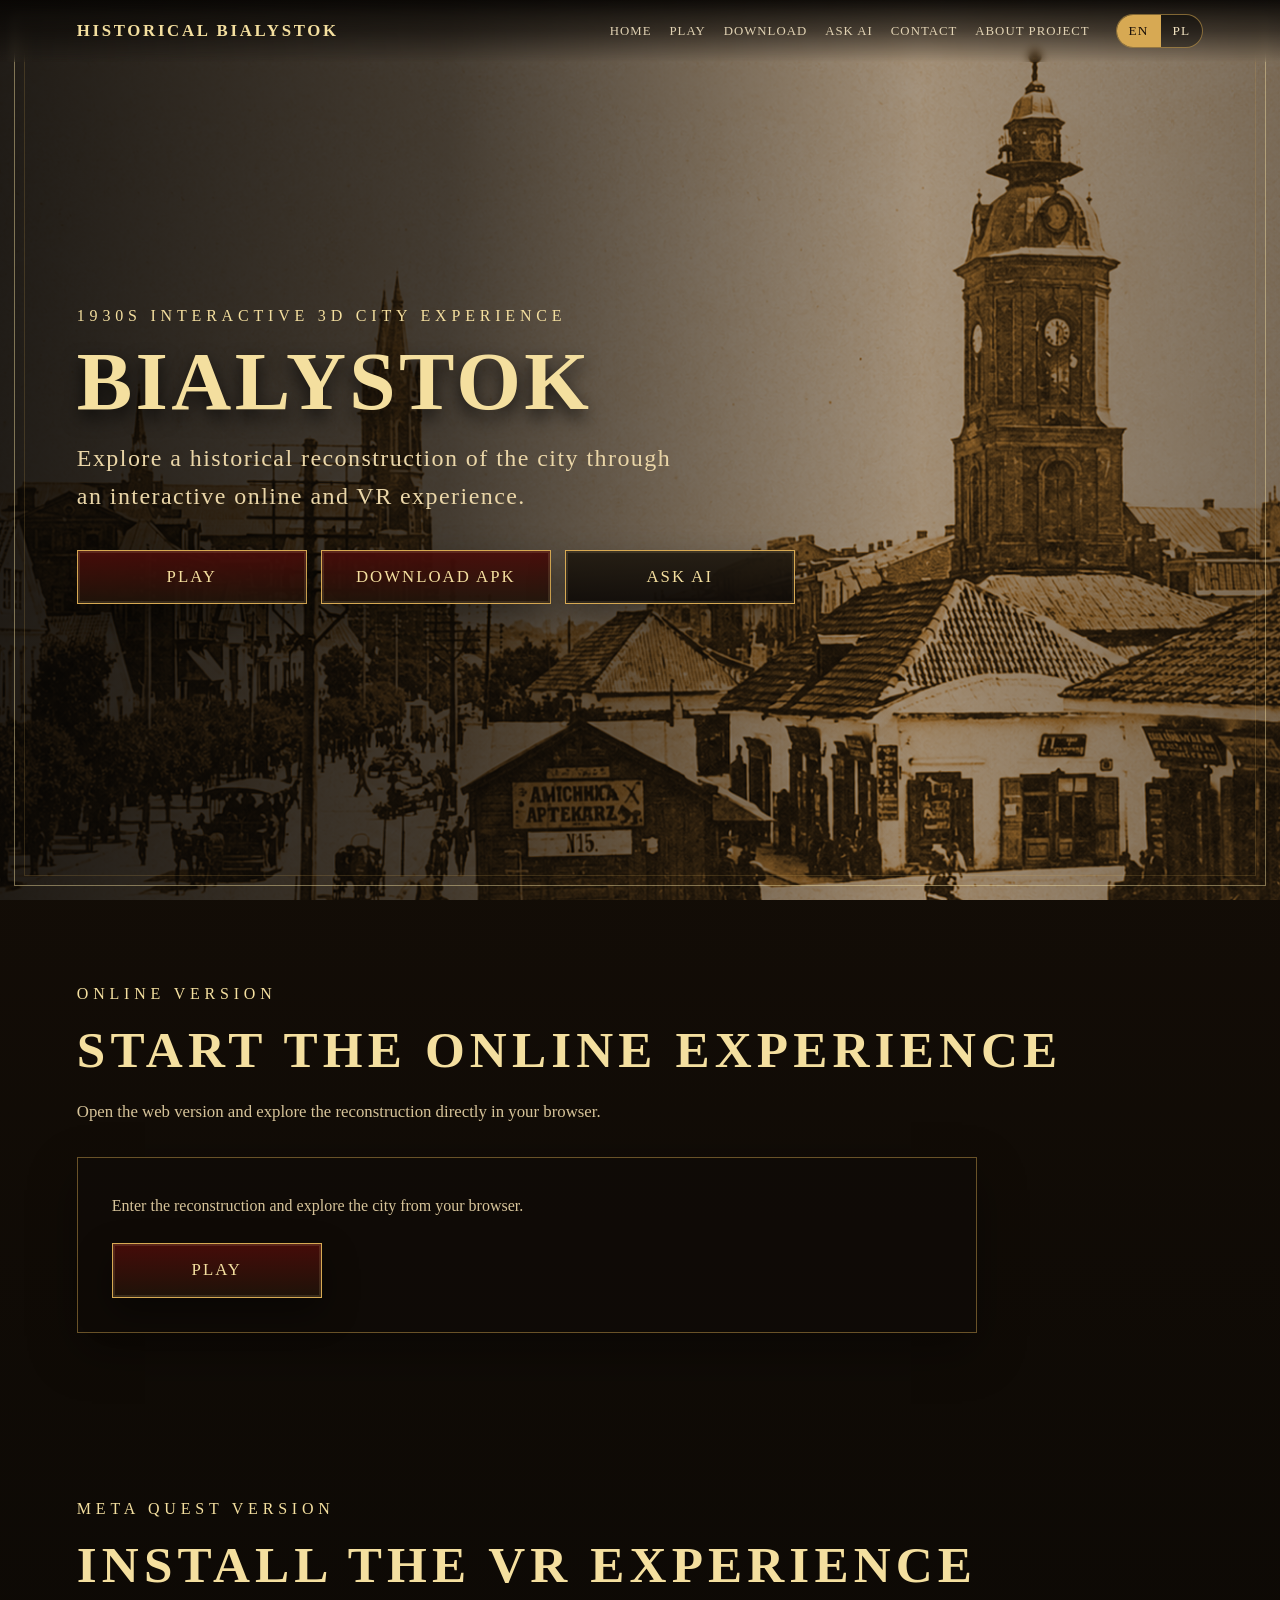
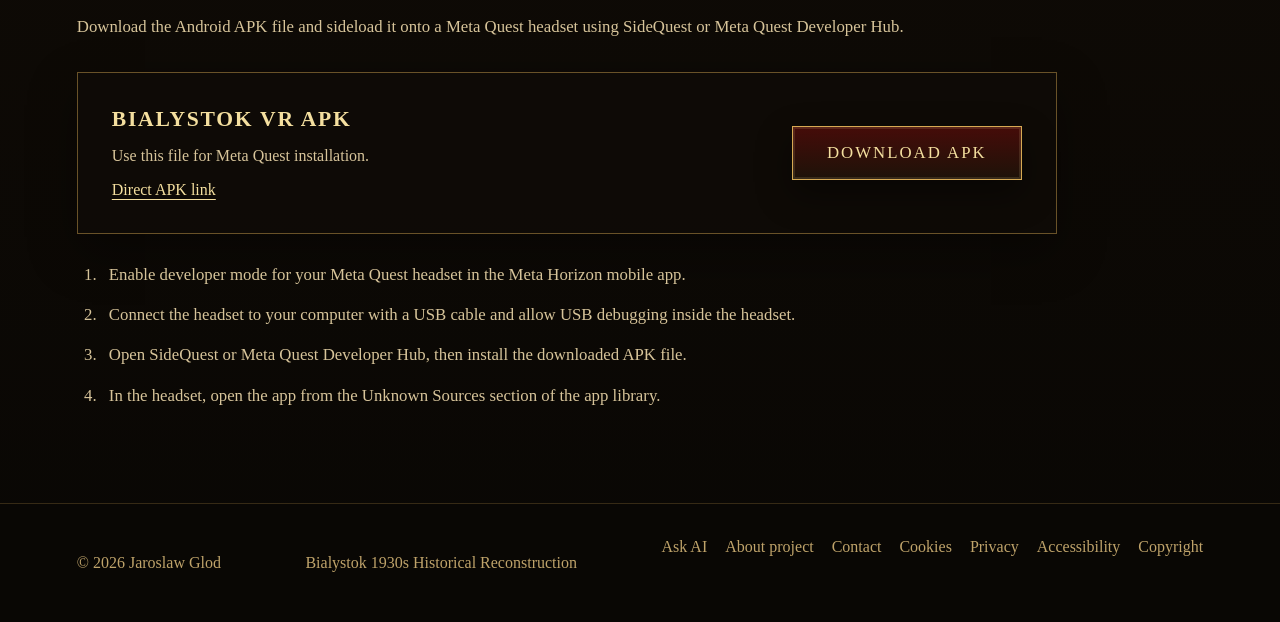
<file: index.html>
<!doctype html>
<html lang="en">
<head>
  <meta charset="UTF-8" />
  <meta name="viewport" content="width=device-width, initial-scale=1.0" />
  <title>Historical Bialystok | Interactive Historical Experience</title>
  <meta name="description" content="Interactive online and VR reconstruction of historical Bialystok." />
  <link rel="icon" href="assets/favicon.ico" />
  <link rel="stylesheet" href="style.css" />
</head>
<body>
  <div class="site-shell">
    
<header class="topbar">
  <a class="brand" href="index.html" data-i18n="brand">Historical Bialystok</a>
  <button class="mobile-menu-button" data-menu-button data-i18n="menu">Menu</button>
  <nav class="nav" data-nav>
    <a href="index.html" data-i18n="navHome">Home</a>
    <a href="play.html" data-i18n="navGame">Play</a>
    <a href="index.html#vr-download" data-i18n="navDownload">Download</a>
    <a href="chatbot/" data-i18n="askAi">Ask AI</a>
    <a href="contact.html" data-i18n="navContact">Contact</a>
    <a href="about-me.html" data-i18n="navAbout">About project</a>
    <div class="lang" aria-label="Language selection">
      <button type="button" data-lang-button="en">EN</button>
      <button type="button" data-lang-button="pl">PL</button>
    </div>
  </nav>
</header>


    <section class="hero">
      <div class="hero-content">
        <p class="eyebrow" data-i18n="heroSmall">1930s interactive 3D city experience</p>
        <h1 data-i18n="heroTitle">Bialystok</h1>
        <p class="subtitle" data-i18n="heroSub">Explore a historical reconstruction of the city through an interactive online and VR experience.</p>

        <div class="hero-buttons">
          <a class="vintage-button" href="play.html" data-i18n="playGame">Play</a>
          <a class="vintage-button" href="downloads/bialystokVR.apk" download data-i18n="vrDownloadButton">Download APK</a>
          <a class="vintage-button secondary" href="chatbot/" data-i18n="askAi">Ask AI</a>
        </div>
      </div>
    </section>

    <section id="game" class="section">
      <p class="eyebrow" data-i18n="gameSmall">Online version</p>
      <h2 class="section-title" data-i18n="gameTitle">Start the online experience</h2>

      <p class="section-text" data-i18n="gameText">
        Open the web version and explore the reconstruction directly in your browser.
      </p>

      <div class="game-launch-panel">
        <p data-i18n="gameLaunchText">
          Enter the reconstruction and explore the city from your browser.
        </p>

        <a class="vintage-button" href="play.html" data-i18n="openGameButton">Play</a>
      </div>
    </section>

    <section id="vr-download" class="section">
      <p class="eyebrow" data-i18n="vrSmall">Meta Quest version</p>
      <h2 class="section-title" data-i18n="vrTitle">Install the VR experience</h2>
      <p class="section-text" data-i18n="vrText">
        Download the Android APK file and sideload it onto a Meta Quest headset using SideQuest or Meta Quest Developer Hub.
      </p>

      <div class="download-panel">
        <div class="download-copy">
          <h3 data-i18n="vrDownloadTitle">Bialystok VR APK</h3>
          <p data-i18n="vrDownloadText">Use this file for Meta Quest installation.</p>
          <a class="text-link" href="downloads/bialystokVR.apk" download data-i18n="vrTextLink">Direct APK link</a>
        </div>

        <a class="vintage-button" href="downloads/bialystokVR.apk" download data-i18n="vrDownloadButton">Download APK</a>
      </div>

      <ol class="install-steps">
        <li data-i18n="vrStep1">Enable developer mode for your Meta Quest headset in the Meta Horizon mobile app.</li>
        <li data-i18n="vrStep2">Connect the headset to your computer with a USB cable and allow USB debugging inside the headset.</li>
        <li data-i18n="vrStep3">Open SideQuest or Meta Quest Developer Hub, then install the downloaded APK file.</li>
        <li data-i18n="vrStep4">In the headset, open the app from the Unknown Sources section of the app library.</li>
      </ol>
    </section>

<footer class="footer">
  <p data-i18n="copyrightNotice">© 2026 Jaroslaw Glod</p>
      <p data-i18n="footerText">Bialystok 1930s Historical Reconstruction</p>
  <div class="footer-links">
    <a href="chatbot/" data-i18n="askAi">Ask AI</a>
    <a href="about-me.html" data-i18n="navAbout">About project</a>
    <a href="contact.html" data-i18n="navContact">Contact</a>
    <a href="cookies.html" data-i18n="navCookies">Cookies</a>
    <a href="privacy.html" data-i18n="navPrivacy">Privacy</a>
    <a href="accessibility.html" data-i18n="navAccess">Accessibility</a>
    <a href="copyright.html" data-i18n="navCopyright">Copyright</a>
  </div>
</footer>

  </div>

  <script src="script.js"></script>
</body>
</html>
</file>
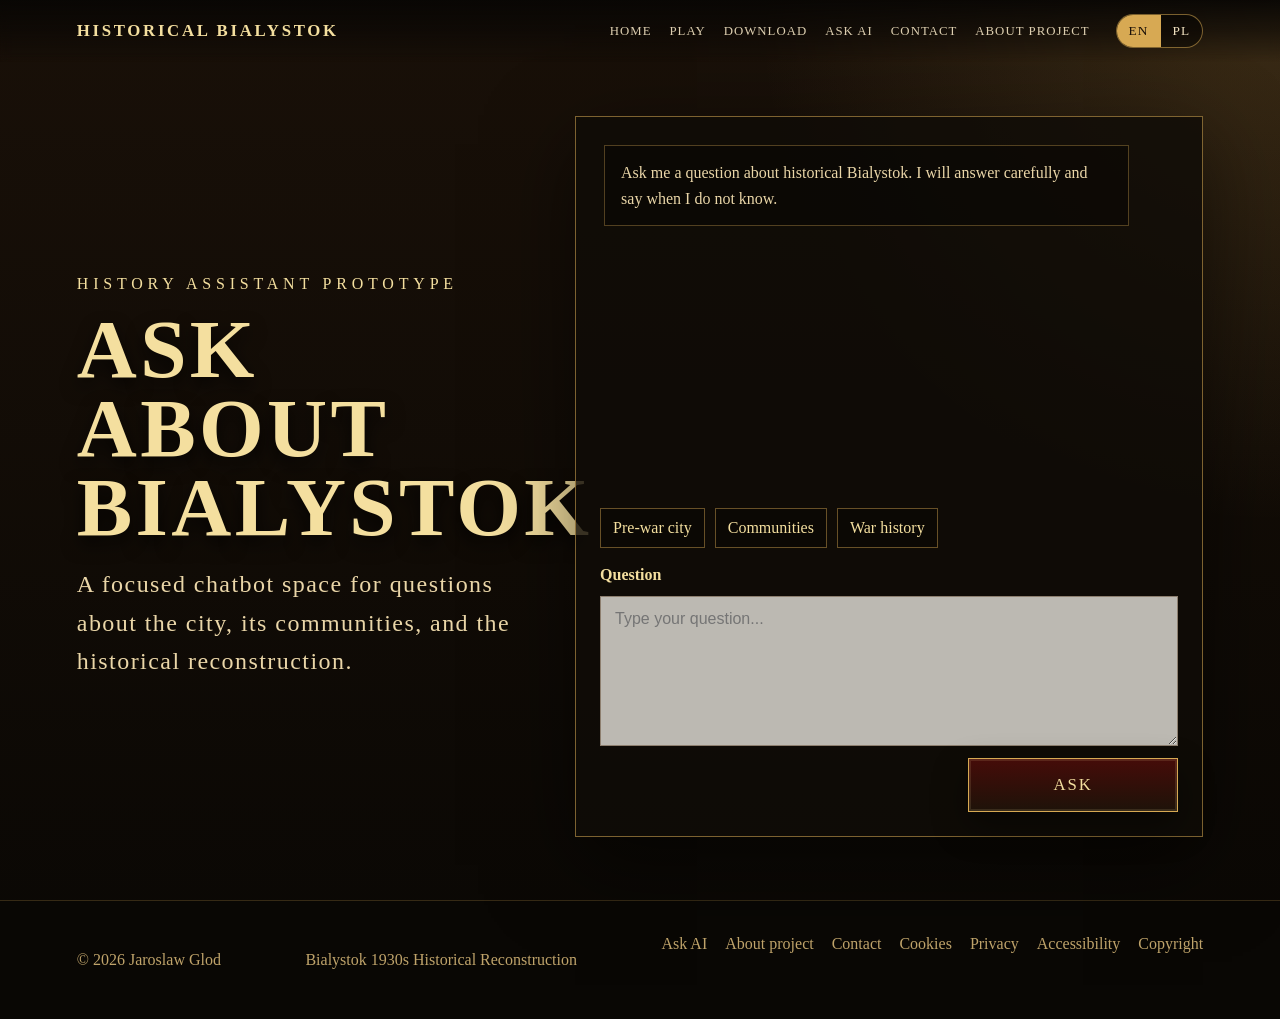
<file: chatbot/index.html>
<!doctype html>
<html lang="en">
<head>
  <meta charset="UTF-8" />
  <meta name="viewport" content="width=device-width, initial-scale=1.0" />
  <title>History Chatbot | Historical Bialystok</title>
  <meta name="description" content="Prototype history chatbot for the Historical Bialystok project." />
  <link rel="icon" href="../assets/favicon.ico" />
  <link rel="stylesheet" href="../style.css" />
  <link rel="stylesheet" href="chatbot.css" />
</head>
<body>
  <div class="site-shell chatbot-shell">
    
<header class="topbar">
      <a class="brand" href="../index.html">Historical Bialystok</a>
  <button class="mobile-menu-button" data-menu-button>Menu</button>
  <nav class="nav" data-nav>
    <a href="../index.html">Home</a>
    <a href="../play.html">Play</a>
    <a href="../index.html#vr-download">Download</a>
    <a href="../chatbot/">Ask AI</a>
    <a href="../contact.html">Contact</a>
    <a href="../about-me.html">About project</a>
    <div class="lang" aria-label="Language selection">
      <button type="button" data-lang-button="en">EN</button>
      <button type="button" data-lang-button="pl">PL</button>
    </div>
  </nav>
</header>

    <main class="chatbot-layout" aria-labelledby="chatbot-title">
      <section class="chatbot-intro">
        <p class="eyebrow">History assistant prototype</p>
        <h1 id="chatbot-title">Ask about Bialystok</h1>
        <p class="subtitle">
          A focused chatbot space for questions about the city, its communities, and the historical reconstruction.
        </p>
      </section>

      <section class="chat-panel" aria-label="History chatbot">
        <div class="chat-messages" id="chat-messages" aria-live="polite">
          <article class="chat-message bot-message">
            <p>
              Ask me a question about historical Bialystok. I will answer carefully and say when I do not know.
            </p>
          </article>
        </div>

        <div class="suggested-questions" aria-label="Suggested questions">
          <button type="button" data-question="What was Bialystok like before the Second World War?">Pre-war city</button>
          <button type="button" data-question="Which communities lived in Bialystok in the 1930s?">Communities</button>
          <button type="button" data-question="What happened to Bialystok during the war?">War history</button>
        </div>

        <form class="chat-form" id="chat-form">
          <label for="chat-question">Question</label>
          <textarea id="chat-question" name="question" rows="4" maxlength="500" required placeholder="Type your question..."></textarea>
          <div class="chat-actions">
            <p id="chat-status" class="chat-status" role="status"></p>
            <button class="vintage-button" type="submit">Ask</button>
          </div>
        </form>
      </section>
    </main>

    
<footer class="footer">
  <p>© 2026 Jaroslaw Glod</p>
        <p>Bialystok 1930s Historical Reconstruction</p>
  <div class="footer-links">
    <a href="../chatbot/">Ask AI</a>
    <a href="../about-me.html">About project</a>
    <a href="../contact.html">Contact</a>
    <a href="../cookies.html">Cookies</a>
    <a href="../privacy.html">Privacy</a>
    <a href="../accessibility.html">Accessibility</a>
    <a href="../copyright.html">Copyright</a>
  </div>
</footer>
  </div>

  <script src="../script.js"></script>
  <script src="chatbot.js?v=20260610-2"></script>
</body>
</html>
</file>
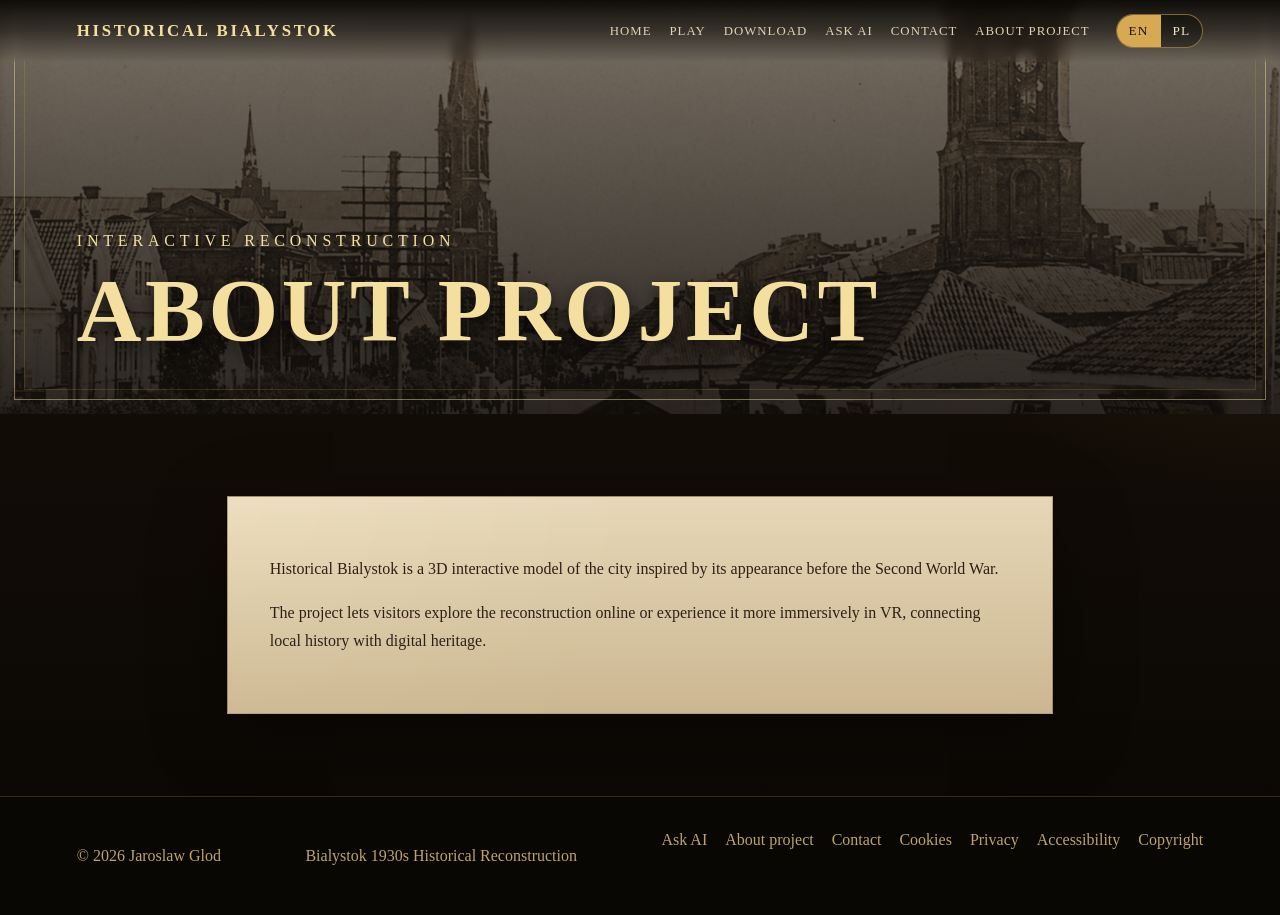
<file: about-me.html>
<!doctype html>
<html lang="en">
<head>
  <meta charset="UTF-8" />
  <meta name="viewport" content="width=device-width, initial-scale=1.0" />
  <title>About project | Historical Bialystok</title>
  <meta name="description" content="Historical Bialystok project page." />
  <link rel="icon" href="assets/favicon.ico" />
  <link rel="stylesheet" href="style.css" />
</head>
<body>
  <div class="site-shell">
    
<header class="topbar">
  <a class="brand" href="index.html" data-i18n="brand">Historical Bialystok</a>
  <button class="mobile-menu-button" data-menu-button data-i18n="menu">Menu</button>
  <nav class="nav" data-nav>
    <a href="index.html" data-i18n="navHome">Home</a>
    <a href="play.html" data-i18n="navGame">Play</a>
    <a href="index.html#vr-download" data-i18n="navDownload">Download</a>
    <a href="chatbot/" data-i18n="askAi">Ask AI</a>
    <a href="contact.html" data-i18n="navContact">Contact</a>
    <a href="about-me.html" data-i18n="navAbout">About project</a>
    <div class="lang" aria-label="Language selection">
      <button type="button" data-lang-button="en">EN</button>
      <button type="button" data-lang-button="pl">PL</button>
    </div>
  </nav>
</header>


    <section class="page-hero">
      <div>
        <p class="eyebrow" data-i18n="aboutSmall">Interactive reconstruction</p>
        <h1 data-i18n="aboutTitle">About project</h1>
      </div>
    </section>

    <main class="section narrow">
      <article class="paper">
        <p data-i18n="aboutP1">Historical Bialystok is a 3D interactive model of the city inspired by its appearance before the Second World War.</p>
        <p data-i18n="aboutP2">The project lets visitors explore the reconstruction online or experience it more immersively in VR, connecting local history with digital heritage.</p>
      </article>
    </main>

    
<footer class="footer">
  <p data-i18n="copyrightNotice">© 2026 Jaroslaw Glod</p>
      <p data-i18n="footerText">Bialystok 1930s Historical Reconstruction</p>
  <div class="footer-links">
    <a href="chatbot/" data-i18n="askAi">Ask AI</a>
    <a href="about-me.html" data-i18n="navAbout">About project</a>
    <a href="contact.html" data-i18n="navContact">Contact</a>
    <a href="cookies.html" data-i18n="navCookies">Cookies</a>
    <a href="privacy.html" data-i18n="navPrivacy">Privacy</a>
    <a href="accessibility.html" data-i18n="navAccess">Accessibility</a>
    <a href="copyright.html" data-i18n="navCopyright">Copyright</a>
  </div>
</footer>

  </div>

  <script src="script.js"></script>
</body>
</html>
</file>
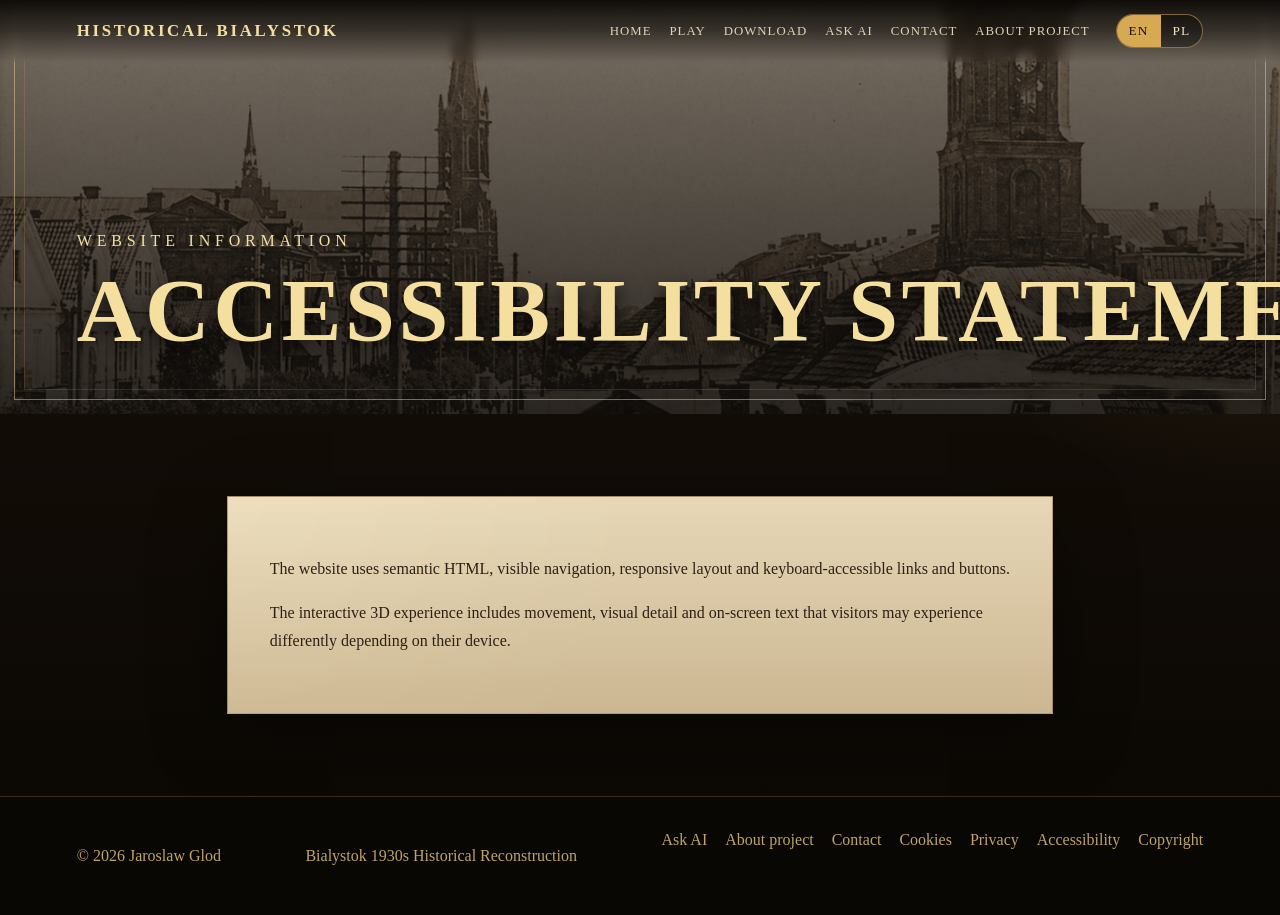
<file: accessibility.html>
<!doctype html>
<html lang="en">
<head>
  <meta charset="UTF-8" />
  <meta name="viewport" content="width=device-width, initial-scale=1.0" />
  <title>Accessibility statement | Historical Bialystok</title>
  <meta name="description" content="Historical Bialystok project page." />
  <link rel="icon" href="assets/favicon.ico" />
  <link rel="stylesheet" href="style.css" />
</head>
<body>
  <div class="site-shell">
    
<header class="topbar">
  <a class="brand" href="index.html" data-i18n="brand">Historical Bialystok</a>
  <button class="mobile-menu-button" data-menu-button data-i18n="menu">Menu</button>
  <nav class="nav" data-nav>
    <a href="index.html" data-i18n="navHome">Home</a>
    <a href="play.html" data-i18n="navGame">Play</a>
    <a href="index.html#vr-download" data-i18n="navDownload">Download</a>
    <a href="chatbot/" data-i18n="askAi">Ask AI</a>
    <a href="contact.html" data-i18n="navContact">Contact</a>
    <a href="about-me.html" data-i18n="navAbout">About project</a>
    <div class="lang" aria-label="Language selection">
      <button type="button" data-lang-button="en">EN</button>
      <button type="button" data-lang-button="pl">PL</button>
    </div>
  </nav>
</header>


    <section class="page-hero">
      <div>
        <p class="eyebrow" data-i18n="accessSmall">Website information</p>
        <h1 data-i18n="accessTitle">Accessibility statement</h1>
      </div>
    </section>

    <main class="section narrow">
      <article class="paper">
        <p data-i18n="accessP1">The website uses semantic HTML, visible navigation, responsive layout and keyboard-accessible links and buttons.</p>
        <p data-i18n="accessP2">The interactive 3D experience includes movement, visual detail and on-screen text that visitors may experience differently depending on their device.</p>
      </article>
    </main>

    
<footer class="footer">
  <p data-i18n="copyrightNotice">© 2026 Jaroslaw Glod</p>
      <p data-i18n="footerText">Bialystok 1930s Historical Reconstruction</p>
  <div class="footer-links">
    <a href="chatbot/" data-i18n="askAi">Ask AI</a>
    <a href="about-me.html" data-i18n="navAbout">About project</a>
    <a href="contact.html" data-i18n="navContact">Contact</a>
    <a href="cookies.html" data-i18n="navCookies">Cookies</a>
    <a href="privacy.html" data-i18n="navPrivacy">Privacy</a>
    <a href="accessibility.html" data-i18n="navAccess">Accessibility</a>
    <a href="copyright.html" data-i18n="navCopyright">Copyright</a>
  </div>
</footer>

  </div>

  <script src="script.js"></script>
</body>
</html>
</file>
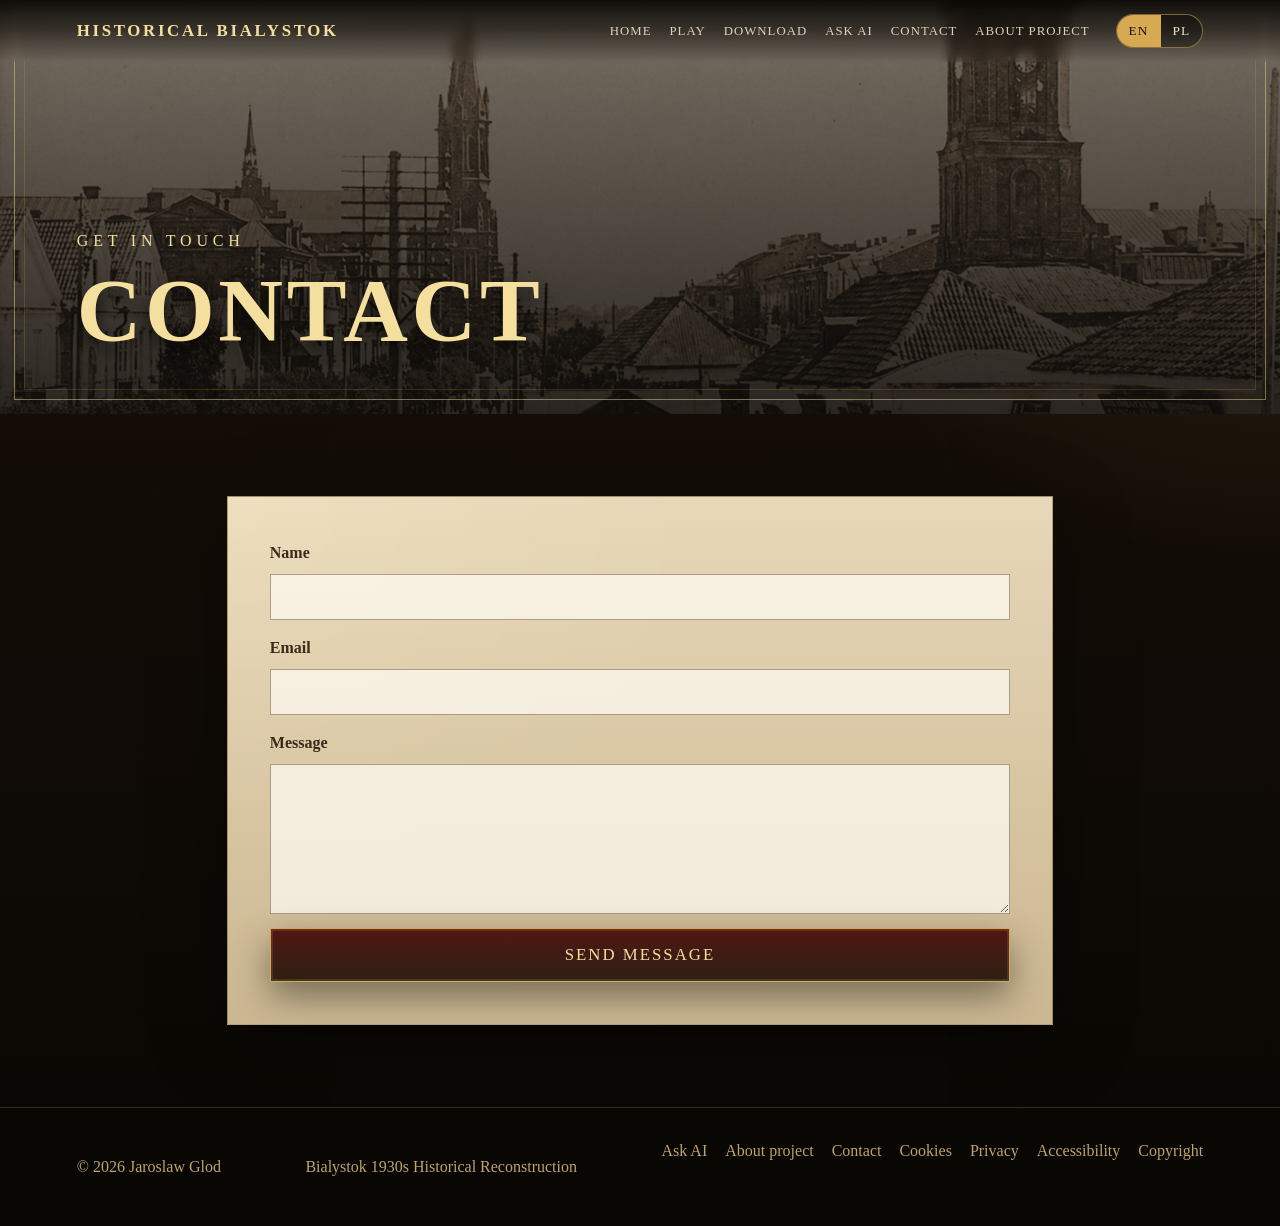
<file: contact.html>
<!doctype html>
<html lang="en">
<head>
  <meta charset="UTF-8" />
  <meta name="viewport" content="width=device-width, initial-scale=1.0" />
  <title>Contact | Historical Bialystok</title>
  <meta name="description" content="Contact page for Historical Bialystok project." />
  <link rel="icon" href="assets/favicon.ico" />
  <link rel="stylesheet" href="style.css" />
</head>
<body>
  <div class="site-shell">
    
<header class="topbar">
  <a class="brand" href="index.html" data-i18n="brand">Historical Bialystok</a>
  <button class="mobile-menu-button" data-menu-button data-i18n="menu">Menu</button>
  <nav class="nav" data-nav>
    <a href="index.html" data-i18n="navHome">Home</a>
    <a href="play.html" data-i18n="navGame">Play</a>
    <a href="index.html#vr-download" data-i18n="navDownload">Download</a>
    <a href="chatbot/" data-i18n="askAi">Ask AI</a>
    <a href="contact.html" data-i18n="navContact">Contact</a>
    <a href="about-me.html" data-i18n="navAbout">About project</a>
    <div class="lang" aria-label="Language selection">
      <button type="button" data-lang-button="en">EN</button>
      <button type="button" data-lang-button="pl">PL</button>
    </div>
  </nav>
</header>


    <section class="page-hero">
      <div>
        <p class="eyebrow" data-i18n="contactSmall">Get in touch</p>
        <h1 data-i18n="contactTitle">Contact</h1>
      </div>
    </section>

    <main id="contact-form" class="section narrow">
      <article class="paper">
        <p class="form-status" data-contact-status hidden></p>

        <form class="form-grid" action="send-contact.php" method="post">
          <label>
            <span data-i18n="name">Name</span>
            <input type="text" name="name" autocomplete="name" required />
          </label>

          <label>
            <span data-i18n="email">Email</span>
            <input type="email" name="email" autocomplete="email" required />
          </label>

          <label>
            <span data-i18n="message">Message</span>
            <textarea name="message" required></textarea>
          </label>

          <button class="vintage-button" type="submit" data-i18n="sendDemo">Send message</button>
        </form>
      </article>
    </main>

    
<footer class="footer">
  <p data-i18n="copyrightNotice">© 2026 Jaroslaw Glod</p>
      <p data-i18n="footerText">Bialystok 1930s Historical Reconstruction</p>
  <div class="footer-links">
    <a href="chatbot/" data-i18n="askAi">Ask AI</a>
    <a href="about-me.html" data-i18n="navAbout">About project</a>
    <a href="contact.html" data-i18n="navContact">Contact</a>
    <a href="cookies.html" data-i18n="navCookies">Cookies</a>
    <a href="privacy.html" data-i18n="navPrivacy">Privacy</a>
    <a href="accessibility.html" data-i18n="navAccess">Accessibility</a>
    <a href="copyright.html" data-i18n="navCopyright">Copyright</a>
  </div>
</footer>

  </div>

  <script src="script.js"></script>
  <script>
    (function () {
      var status = document.querySelector("[data-contact-status]");
      if (!status) return;

      var contact = new URLSearchParams(window.location.search).get("contact");
      var messages = {
        sent: "Thank you. Your message has been sent.",
        error: "Sorry, the message could not be sent. Please check the form and try again.",
        validation: "Please complete all fields with a valid email address.",
        config: "The contact form SMTP login is not configured yet. Add the IONOS mailbox settings in contact-config.php.",
        mailerror: "The server could not send the email. Please check the IONOS mailbox settings.",
        smtpconnect: "The server could not connect to smtp.ionos.com. Check whether SMTP connections are allowed on this hosting package.",
        smtptls: "The server connected to IONOS but could not start TLS encryption.",
        smtpauth: "IONOS rejected the SMTP login. Check the mailbox address and password.",
        smtprejected: "IONOS rejected the email. Check that the sender mailbox exists and matches the SMTP login."
      };

      if (messages[contact]) {
        status.hidden = false;
        status.dataset.status = contact;
        status.textContent = messages[contact];
      }
    }());
  </script>
</body>
</html>
</file>
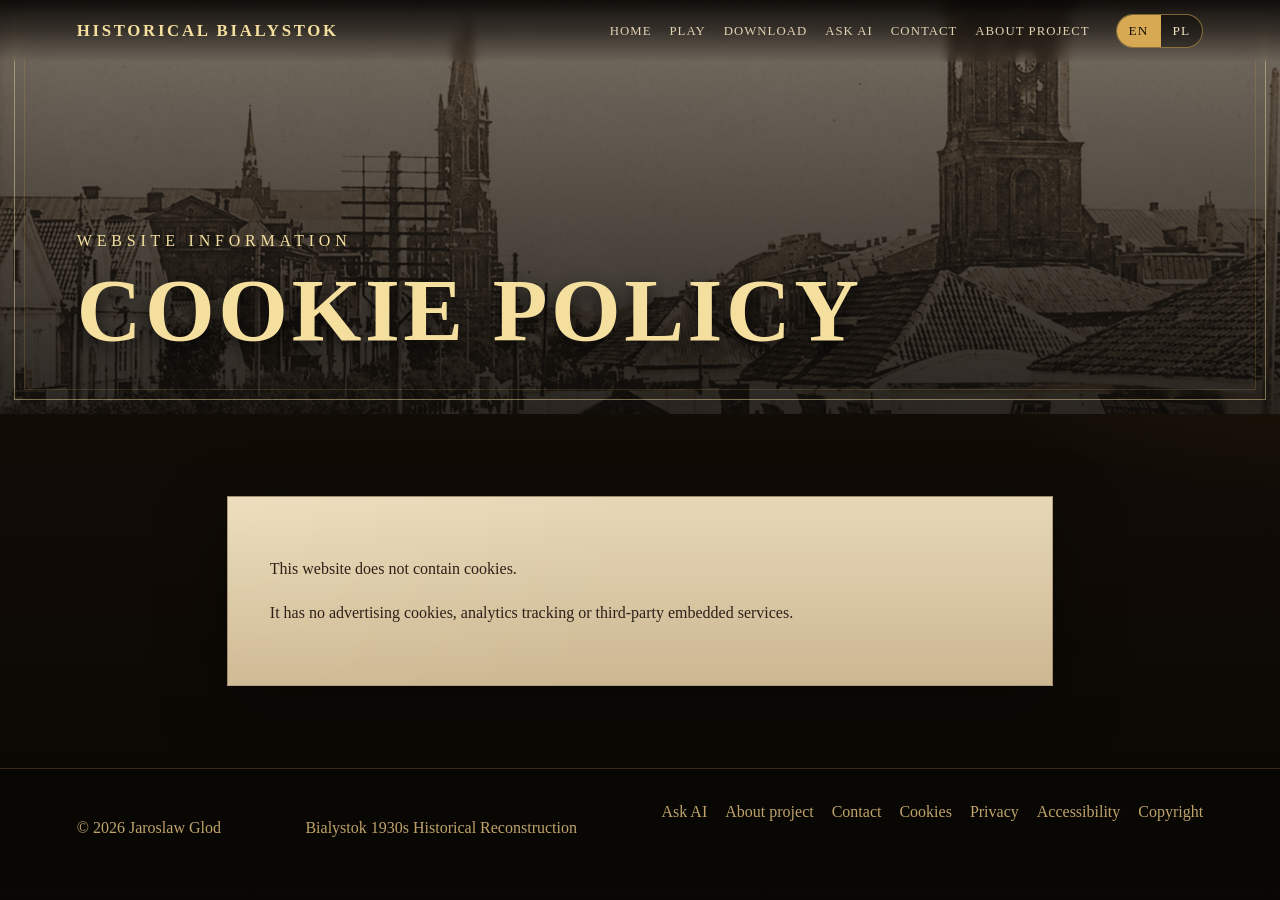
<file: cookies.html>
<!doctype html>
<html lang="en">
<head>
  <meta charset="UTF-8" />
  <meta name="viewport" content="width=device-width, initial-scale=1.0" />
  <title>Cookie policy | Historical Bialystok</title>
  <meta name="description" content="Historical Bialystok project page." />
  <link rel="icon" href="assets/favicon.ico" />
  <link rel="stylesheet" href="style.css" />
</head>
<body>
  <div class="site-shell">
    
<header class="topbar">
  <a class="brand" href="index.html" data-i18n="brand">Historical Bialystok</a>
  <button class="mobile-menu-button" data-menu-button data-i18n="menu">Menu</button>
  <nav class="nav" data-nav>
    <a href="index.html" data-i18n="navHome">Home</a>
    <a href="play.html" data-i18n="navGame">Play</a>
    <a href="index.html#vr-download" data-i18n="navDownload">Download</a>
    <a href="chatbot/" data-i18n="askAi">Ask AI</a>
    <a href="contact.html" data-i18n="navContact">Contact</a>
    <a href="about-me.html" data-i18n="navAbout">About project</a>
    <div class="lang" aria-label="Language selection">
      <button type="button" data-lang-button="en">EN</button>
      <button type="button" data-lang-button="pl">PL</button>
    </div>
  </nav>
</header>


    <section class="page-hero">
      <div>
        <p class="eyebrow" data-i18n="cookiesSmall">Website information</p>
        <h1 data-i18n="cookiesTitle">Cookie policy</h1>
      </div>
    </section>

    <main class="section narrow">
      <article class="paper">
        <p data-i18n="cookiesP1">This website does not contain cookies.</p>
        <p data-i18n="cookiesP2">It has no advertising cookies, analytics tracking or third-party embedded services.</p>
      </article>
    </main>

<footer class="footer">
  <p data-i18n="copyrightNotice">© 2026 Jaroslaw Glod</p>
      <p data-i18n="footerText">Bialystok 1930s Historical Reconstruction</p>
  <div class="footer-links">
    <a href="chatbot/" data-i18n="askAi">Ask AI</a>
    <a href="about-me.html" data-i18n="navAbout">About project</a>
    <a href="contact.html" data-i18n="navContact">Contact</a>
    <a href="cookies.html" data-i18n="navCookies">Cookies</a>
    <a href="privacy.html" data-i18n="navPrivacy">Privacy</a>
    <a href="accessibility.html" data-i18n="navAccess">Accessibility</a>
    <a href="copyright.html" data-i18n="navCopyright">Copyright</a>
  </div>
</footer>

  </div>

  <script src="script.js"></script>
</body>
</html>
</file>
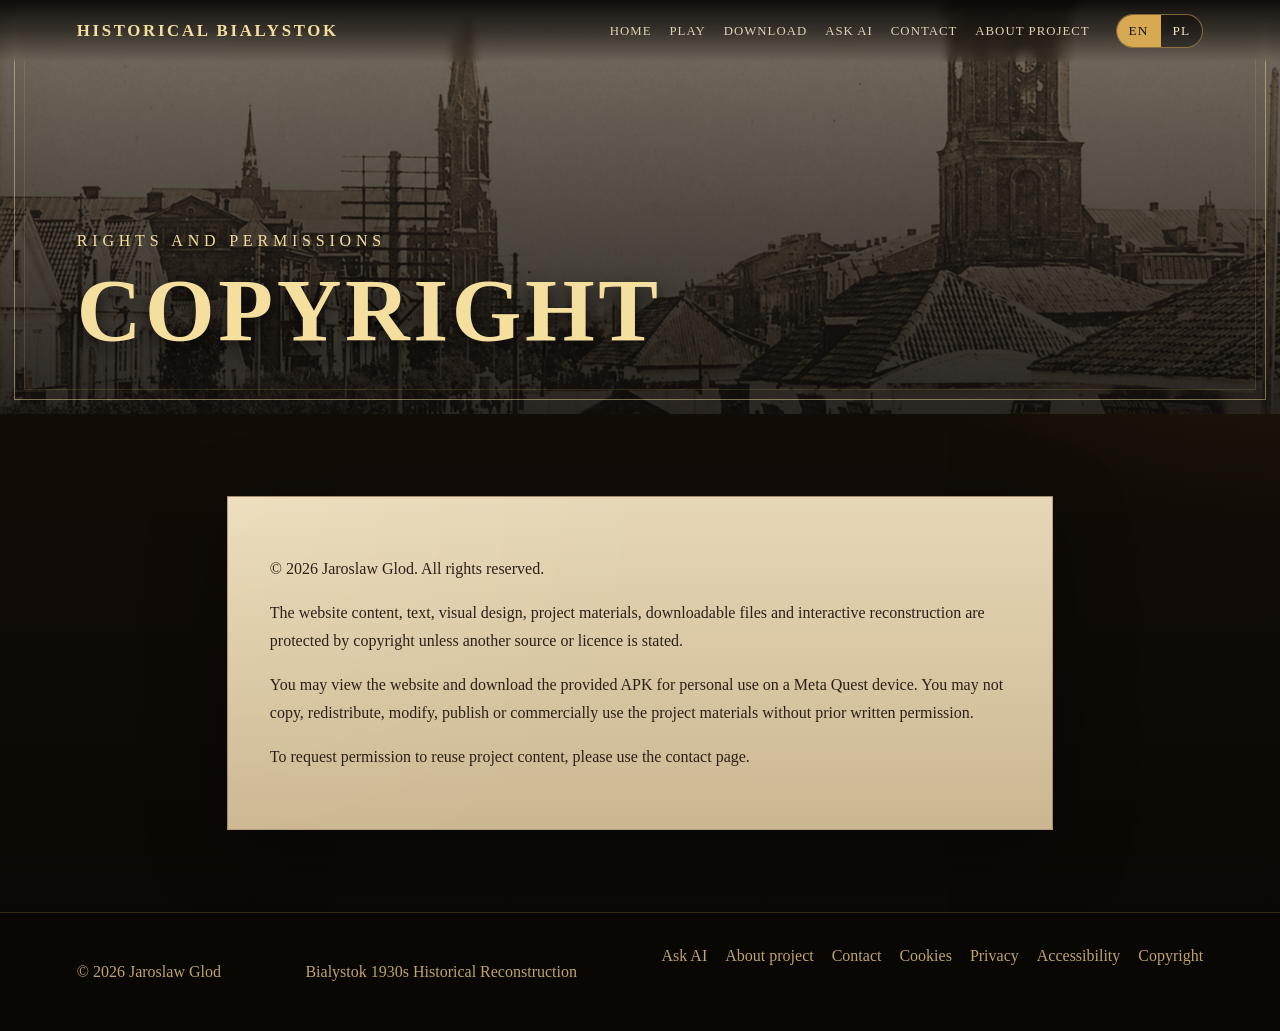
<file: copyright.html>
<!doctype html>
<html lang="en">
<head>
  <meta charset="UTF-8" />
  <meta name="viewport" content="width=device-width, initial-scale=1.0" />
  <title>Copyright | Historical Bialystok</title>
  <meta name="description" content="Copyright and permissions information for the Historical Bialystok project." />
  <link rel="icon" href="assets/favicon.ico" />
  <link rel="stylesheet" href="style.css" />
</head>
<body>
  <div class="site-shell">
    
<header class="topbar">
  <a class="brand" href="index.html" data-i18n="brand">Historical Bialystok</a>
  <button class="mobile-menu-button" data-menu-button data-i18n="menu">Menu</button>
  <nav class="nav" data-nav>
    <a href="index.html" data-i18n="navHome">Home</a>
    <a href="play.html" data-i18n="navGame">Play</a>
    <a href="index.html#vr-download" data-i18n="navDownload">Download</a>
    <a href="chatbot/" data-i18n="askAi">Ask AI</a>
    <a href="contact.html" data-i18n="navContact">Contact</a>
    <a href="about-me.html" data-i18n="navAbout">About project</a>
    <div class="lang" aria-label="Language selection">
      <button type="button" data-lang-button="en">EN</button>
      <button type="button" data-lang-button="pl">PL</button>
    </div>
  </nav>
</header>


    <section class="page-hero">
      <div>
        <p class="eyebrow" data-i18n="copyrightSmall">Rights and permissions</p>
        <h1 data-i18n="copyrightTitle">Copyright</h1>
      </div>
    </section>

    <main class="section narrow">
      <article class="paper">
        <p data-i18n="copyrightP1">© 2026 Jaroslaw Glod. All rights reserved.</p>
        <p data-i18n="copyrightP2">The website content, text, visual design, project materials, downloadable files and interactive reconstruction are protected by copyright unless another source or licence is stated.</p>
        <p data-i18n="copyrightP3">You may view the website and download the provided APK for personal use on a Meta Quest device. You may not copy, redistribute, modify, publish or commercially use the project materials without prior written permission.</p>
        <p data-i18n="copyrightP4">To request permission to reuse project content, please use the contact page.</p>
      </article>
    </main>

    
<footer class="footer">
  <p data-i18n="copyrightNotice">© 2026 Jaroslaw Glod</p>
      <p data-i18n="footerText">Bialystok 1930s Historical Reconstruction</p>
  <div class="footer-links">
    <a href="chatbot/" data-i18n="askAi">Ask AI</a>
    <a href="about-me.html" data-i18n="navAbout">About project</a>
    <a href="contact.html" data-i18n="navContact">Contact</a>
    <a href="cookies.html" data-i18n="navCookies">Cookies</a>
    <a href="privacy.html" data-i18n="navPrivacy">Privacy</a>
    <a href="accessibility.html" data-i18n="navAccess">Accessibility</a>
    <a href="copyright.html" data-i18n="navCopyright">Copyright</a>
  </div>
</footer>

  </div>

  <script src="script.js"></script>
</body>
</html>
</file>
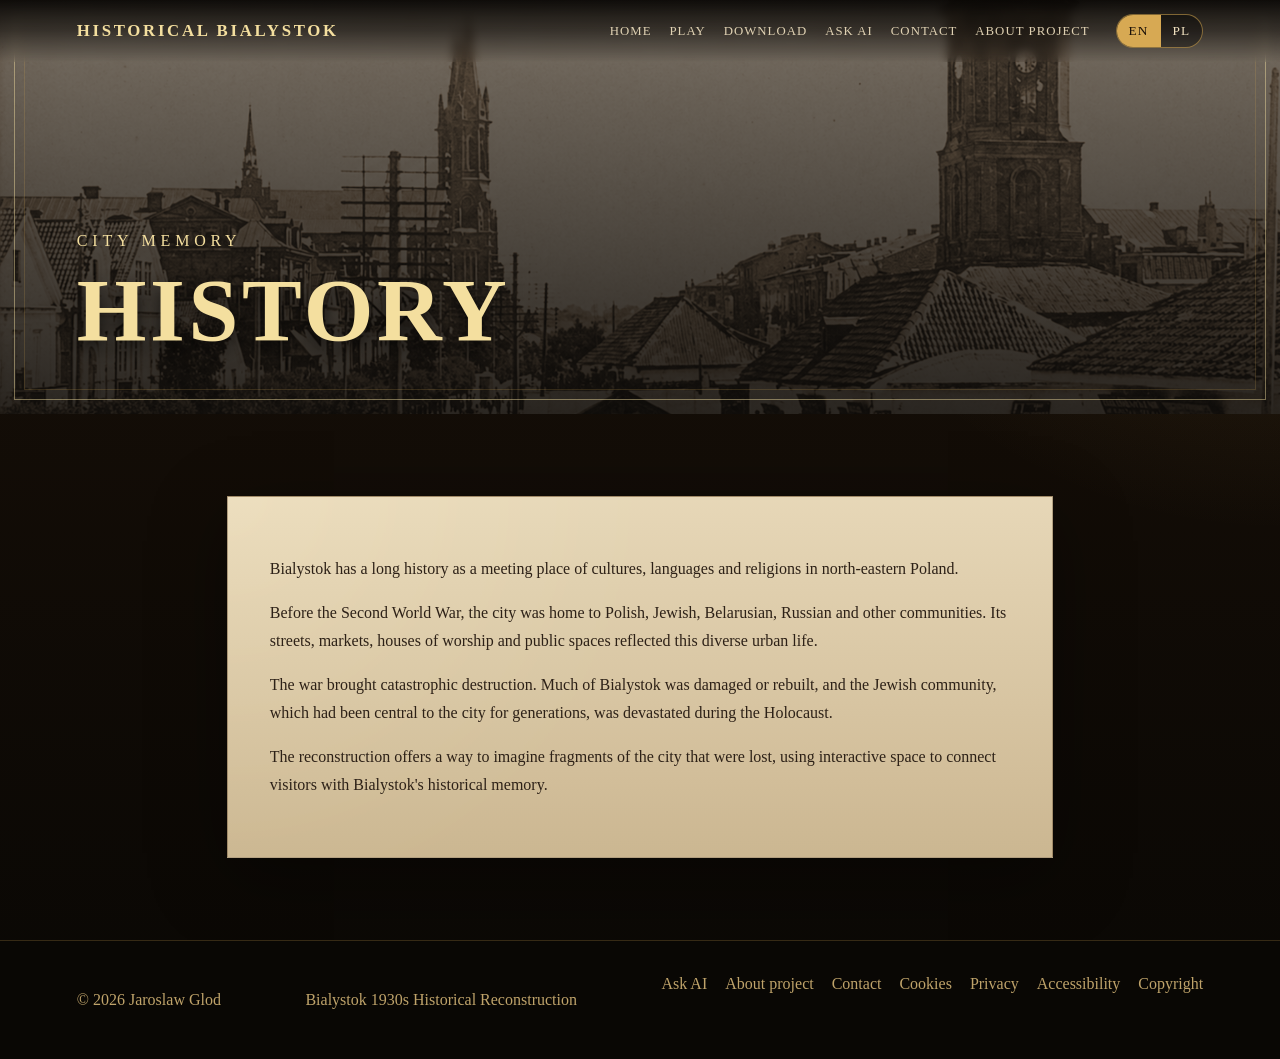
<file: old-bialystok.html>
<!doctype html>
<html lang="en">
<head>
  <meta charset="UTF-8" />
  <meta name="viewport" content="width=device-width, initial-scale=1.0" />
  <title>History | Historical Bialystok</title>
  <meta name="description" content="Historical Bialystok project page." />
  <link rel="icon" href="assets/favicon.ico" />
  <link rel="stylesheet" href="style.css" />
</head>
<body>
  <div class="site-shell">
    
<header class="topbar">
  <a class="brand" href="index.html" data-i18n="brand">Historical Bialystok</a>
  <button class="mobile-menu-button" data-menu-button data-i18n="menu">Menu</button>
  <nav class="nav" data-nav>
    <a href="index.html" data-i18n="navHome">Home</a>
    <a href="play.html" data-i18n="navGame">Play</a>
    <a href="index.html#vr-download" data-i18n="navDownload">Download</a>
    <a href="chatbot/" data-i18n="askAi">Ask AI</a>
    <a href="contact.html" data-i18n="navContact">Contact</a>
    <a href="about-me.html" data-i18n="navAbout">About project</a>
    <div class="lang" aria-label="Language selection">
      <button type="button" data-lang-button="en">EN</button>
      <button type="button" data-lang-button="pl">PL</button>
    </div>
  </nav>
</header>


    <section class="page-hero">
      <div>
        <p class="eyebrow" data-i18n="historySmall">City memory</p>
        <h1 data-i18n="historyTitle">History</h1>
      </div>
    </section>

    <main class="section narrow">
      <article class="paper">
        <p data-i18n="historyIntro">Bialystok has a long history as a meeting place of cultures, languages and religions in north-eastern Poland.</p>
        <p data-i18n="historyP1">Before the Second World War, the city was home to Polish, Jewish, Belarusian, Russian and other communities. Its streets, markets, houses of worship and public spaces reflected this diverse urban life.</p>
        <p data-i18n="historyP2">The war brought catastrophic destruction. Much of Bialystok was damaged or rebuilt, and the Jewish community, which had been central to the city for generations, was devastated during the Holocaust.</p>
        <p data-i18n="historyP3">The reconstruction offers a way to imagine fragments of the city that were lost, using interactive space to connect visitors with Bialystok's historical memory.</p>
      </article>
    </main>

    
<footer class="footer">
  <p data-i18n="copyrightNotice">© 2026 Jaroslaw Glod</p>
      <p data-i18n="footerText">Bialystok 1930s Historical Reconstruction</p>
  <div class="footer-links">
    <a href="chatbot/" data-i18n="askAi">Ask AI</a>
    <a href="about-me.html" data-i18n="navAbout">About project</a>
    <a href="contact.html" data-i18n="navContact">Contact</a>
    <a href="cookies.html" data-i18n="navCookies">Cookies</a>
    <a href="privacy.html" data-i18n="navPrivacy">Privacy</a>
    <a href="accessibility.html" data-i18n="navAccess">Accessibility</a>
    <a href="copyright.html" data-i18n="navCopyright">Copyright</a>
  </div>
</footer>

  </div>

  <script src="script.js"></script>
</body>
</html>
</file>
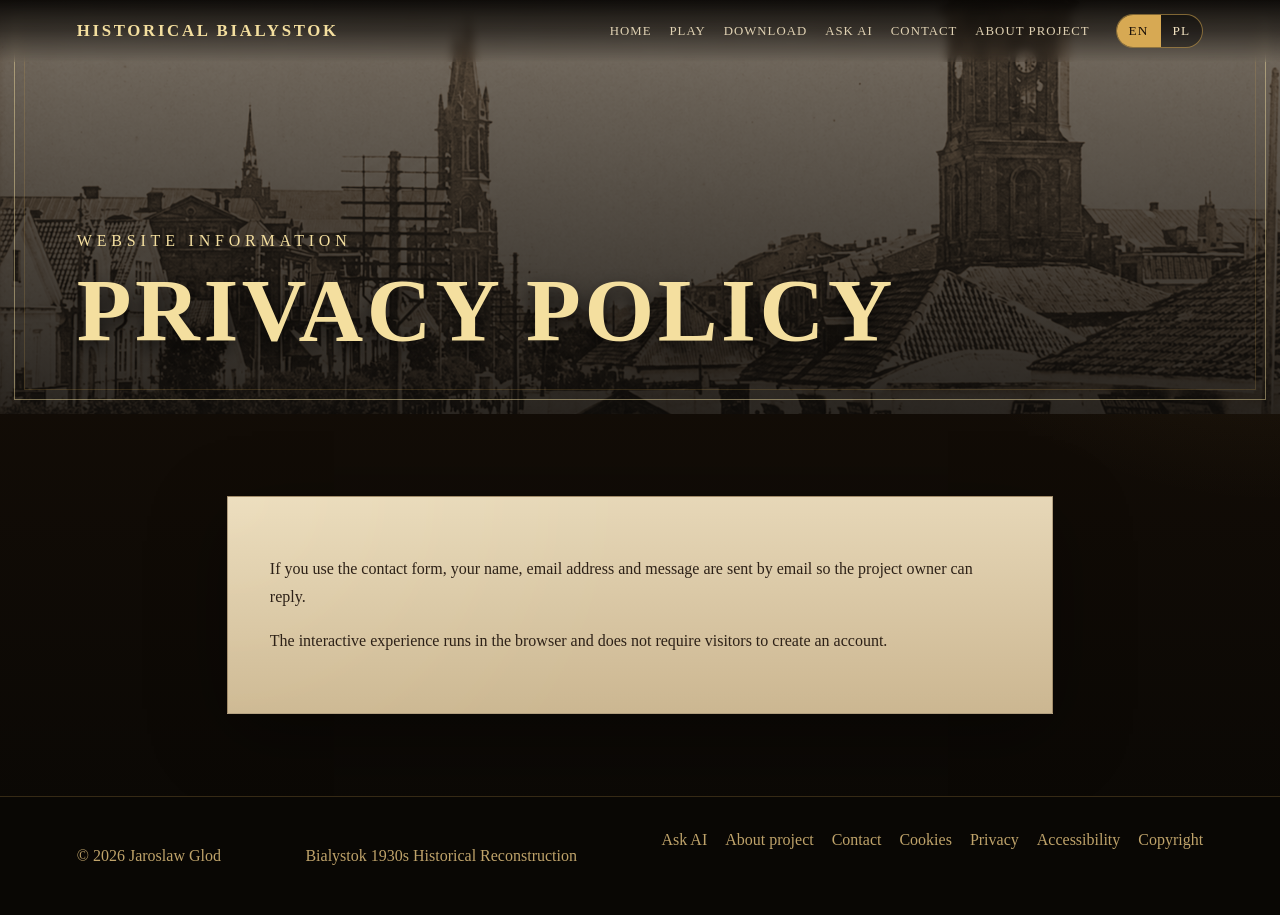
<file: privacy.html>
<!doctype html>
<html lang="en">
<head>
  <meta charset="UTF-8" />
  <meta name="viewport" content="width=device-width, initial-scale=1.0" />
  <title>Privacy policy | Historical Bialystok</title>
  <meta name="description" content="Historical Bialystok project page." />
  <link rel="icon" href="assets/favicon.ico" />
  <link rel="stylesheet" href="style.css" />
</head>
<body>
  <div class="site-shell">
    
<header class="topbar">
  <a class="brand" href="index.html" data-i18n="brand">Historical Bialystok</a>
  <button class="mobile-menu-button" data-menu-button data-i18n="menu">Menu</button>
  <nav class="nav" data-nav>
    <a href="index.html" data-i18n="navHome">Home</a>
    <a href="play.html" data-i18n="navGame">Play</a>
    <a href="index.html#vr-download" data-i18n="navDownload">Download</a>
    <a href="chatbot/" data-i18n="askAi">Ask AI</a>
    <a href="contact.html" data-i18n="navContact">Contact</a>
    <a href="about-me.html" data-i18n="navAbout">About project</a>
    <div class="lang" aria-label="Language selection">
      <button type="button" data-lang-button="en">EN</button>
      <button type="button" data-lang-button="pl">PL</button>
    </div>
  </nav>
</header>


    <section class="page-hero">
      <div>
        <p class="eyebrow" data-i18n="privacySmall">Website information</p>
        <h1 data-i18n="privacyTitle">Privacy policy</h1>
      </div>
    </section>

    <main class="section narrow">
      <article class="paper">
        <p data-i18n="privacyP1">If you use the contact form, your name, email address and message are sent by email so the project owner can reply.</p>
        <p data-i18n="privacyP2">The interactive experience runs in the browser and does not require visitors to create an account.</p>
      </article>
    </main>

    
<footer class="footer">
  <p data-i18n="copyrightNotice">© 2026 Jaroslaw Glod</p>
      <p data-i18n="footerText">Bialystok 1930s Historical Reconstruction</p>
  <div class="footer-links">
    <a href="chatbot/" data-i18n="askAi">Ask AI</a>
    <a href="about-me.html" data-i18n="navAbout">About project</a>
    <a href="contact.html" data-i18n="navContact">Contact</a>
    <a href="cookies.html" data-i18n="navCookies">Cookies</a>
    <a href="privacy.html" data-i18n="navPrivacy">Privacy</a>
    <a href="accessibility.html" data-i18n="navAccess">Accessibility</a>
    <a href="copyright.html" data-i18n="navCopyright">Copyright</a>
  </div>
</footer>

  </div>

  <script src="script.js"></script>
</body>
</html>
</file>
<file: style.css>
:root {
  --bg: #0d0a06;
  --panel: rgba(15, 11, 7, 0.78);
  --gold: #d7a953;
  --gold-light: #f4df9f;
  --paper: #efe0bf;
  --ink: #2d2117;
  --text: #f5e6c4;
}

* {
  box-sizing: border-box;
}

html {
  scroll-behavior: smooth;
}

body {
  margin: 0;
  background: var(--bg);
  color: var(--text);
  font-family: Georgia, "Times New Roman", serif;
}

a {
  color: inherit;
  text-decoration: none;
}

.site-shell {
  min-height: 100vh;
  background:
    radial-gradient(circle at top right, rgba(215, 169, 83, 0.18), transparent 32%),
    linear-gradient(180deg, #191008 0%, #090704 100%);
}

.hero {
  min-height: 100vh;
  position: relative;
  display: grid;
  align-items: center;
  padding: 24px 6vw 64px;
  overflow: hidden;
  background-image:
    linear-gradient(90deg, rgba(5, 4, 3, 0.88) 0%, rgba(5, 4, 3, 0.72) 35%, rgba(5, 4, 3, 0.30) 72%, rgba(5, 4, 3, 0.48) 100%),
    url("assets/hero-bialystok.png");
  background-size: cover;
  background-position: center;
}

.hero::before,
.page-hero::before,
.game-wrap::before,
.panel::before {
  content: "";
  position: absolute;
  inset: 14px;
  border: 1px solid rgba(244, 223, 159, 0.45);
  pointer-events: none;
}

.hero::after,
.page-hero::after,
.game-wrap::after,
.panel::after {
  content: "";
  position: absolute;
  inset: 24px;
  border: 1px solid rgba(215, 169, 83, 0.18);
  pointer-events: none;
}

.topbar {
  position: fixed;
  z-index: 20;
  top: 0;
  left: 0;
  right: 0;
  padding: 14px 6vw;
  display: flex;
  justify-content: space-between;
  align-items: center;
  gap: 20px;
  background: linear-gradient(180deg, rgba(8, 6, 4, 0.94), rgba(8, 6, 4, 0.56), transparent);
  backdrop-filter: blur(5px);
}

.brand {
  color: var(--gold-light);
  flex: 0 1 auto;
  min-width: 0;
  font-size: clamp(0.82rem, 1.5vw, 1.05rem);
  text-transform: uppercase;
  letter-spacing: clamp(0.06em, 0.5vw, 0.16em);
  font-weight: 700;
}

.nav {
  min-width: 0;
  display: flex;
  align-items: center;
  gap: clamp(10px, 1.4vw, 18px);
}

.nav a {
  color: var(--paper);
  font-size: clamp(0.76rem, 1vw, 0.9rem);
  letter-spacing: clamp(0.03em, 0.25vw, 0.08em);
  text-transform: uppercase;
  opacity: 0.92;
  white-space: nowrap;
}

.nav a:hover {
  color: var(--gold-light);
}

.lang {
  display: flex;
  border: 1px solid rgba(215, 169, 83, 0.55);
  border-radius: 999px;
  overflow: hidden;
  margin-left: 8px;
  background: rgba(0, 0, 0, 0.35);
}

.lang button {
  font-family: inherit;
  background: transparent;
  border: 0;
  color: var(--paper);
  padding: 8px 12px;
  cursor: pointer;
  letter-spacing: 0.08em;
}

.lang button.active {
  background: var(--gold);
  color: #1b1108;
}

.hero-content {
  max-width: 720px;
  margin-top: 48px;
  position: relative;
  z-index: 2;
}

.eyebrow {
  margin: 0 0 14px;
  color: var(--gold-light);
  text-transform: uppercase;
  letter-spacing: clamp(0.12em, 1vw, 0.30em);
  font-size: clamp(0.82rem, 1.6vw, 1rem);
  line-height: 1.5;
}

h1 {
  margin: 0;
  color: var(--gold-light);
  max-width: 100%;
  font-size: clamp(2.4rem, 7vw, 5.2rem);
  line-height: 0.95;
  letter-spacing: clamp(0.01em, 0.45vw, 0.04em);
  text-transform: uppercase;
  text-shadow: 0 8px 18px rgba(0, 0, 0, 0.75);
  white-space: nowrap;
}

.subtitle {
  margin: 18px 0 0;
  max-width: 620px;
  color: #ead6a8;
  font-size: clamp(1rem, 2vw, 1.5rem);
  line-height: 1.6;
  letter-spacing: 0.06em;
}

.hero-buttons,
.button-row {
  display: flex;
  flex-wrap: wrap;
  gap: 14px;
  margin-top: 34px;
}

.vintage-button {
  position: relative;
  min-width: min(210px, 100%);
  max-width: 100%;
  flex: 0 1 230px;
  display: inline-flex;
  justify-content: center;
  align-items: center;
  gap: 10px;
  padding: 16px 24px;
  color: var(--gold-light);
  background: linear-gradient(180deg, rgba(73, 12, 9, 0.94), rgba(31, 19, 9, 0.92));
  border: 1px solid var(--gold);
  box-shadow:
    inset 0 0 0 2px rgba(244, 223, 159, 0.12),
    0 14px 35px rgba(0, 0, 0, 0.42);
  text-transform: uppercase;
  letter-spacing: clamp(0.05em, 0.45vw, 0.12em);
  font-size: clamp(0.9rem, 1.5vw, 1.05rem);
  line-height: 1.2;
  text-align: center;
  white-space: normal;
  cursor: pointer;
  font-family: Georgia, "Times New Roman", serif;
}

.vintage-button.secondary {
  background: linear-gradient(180deg, rgba(34, 27, 17, 0.94), rgba(14, 10, 7, 0.94));
}

.vintage-button:hover {
  transform: translateY(-2px);
  filter: brightness(1.08);
}

.section {
  padding: 82px 6vw;
}

.section.narrow {
  max-width: 980px;
  margin: 0 auto;
}

.section-title {
  margin: 0 0 18px;
  color: var(--gold-light);
  font-size: clamp(2rem, 4vw, 4rem);
  text-transform: uppercase;
  letter-spacing: 0.10em;
}

.section-text {
  max-width: 900px;
  color: #d7c49a;
  line-height: 1.8;
  font-size: 1.05rem;
}

.game-wrap {
  position: relative;
  width: min(1500px, 100%);
  margin: 30px auto 0;
  padding: 18px;
  background:
    linear-gradient(180deg, rgba(31, 18, 9, 0.96), rgba(7, 5, 3, 0.96));
  border: 1px solid rgba(215, 169, 83, 0.7);
  box-shadow: 0 34px 90px rgba(0, 0, 0, 0.65);
}

.game-frame {
  position: relative;
  z-index: 2;
  width: 100%;
  aspect-ratio: 16 / 9;
  min-height: 420px;
  border: 0;
  display: block;
  background: #000;
}

.play-section {
  padding-top: 118px;
}

.play-title {
  font-size: clamp(2rem, 5vw, 4.5rem);
  white-space: normal;
}

.play-section .game-wrap {
  width: min(1600px, 100%);
}

.play-section .game-frame {
  min-height: min(76vh, 820px);
}

.info-grid {
  display: grid;
  grid-template-columns: repeat(3, 1fr);
  gap: 22px;
  margin-top: 34px;
}

.panel {
  position: relative;
  padding: 34px;
  background: var(--panel);
  border: 1px solid rgba(215, 169, 83, 0.45);
  box-shadow: 0 18px 44px rgba(0, 0, 0, 0.35);
}

.panel h3 {
  margin: 0 0 12px;
  color: var(--gold-light);
  font-size: 1.45rem;
  text-transform: uppercase;
  letter-spacing: 0.08em;
}

.panel p {
  color: #d7c49a;
  line-height: 1.7;
}

.page-hero {
  position: relative;
  min-height: 46vh;
  display: grid;
  align-items: end;
  padding: 110px 6vw 62px;
  background-image:
    linear-gradient(180deg, rgba(5, 4, 3, 0.45), rgba(5, 4, 3, 0.82)),
    url("assets/old-photo-bg.png");
  background-size: cover;
  background-position: center;
}

.page-hero h1 {
  font-size: clamp(2.8rem, 7vw, 6.5rem);
}

.paper {
  background:
    linear-gradient(180deg, rgba(239, 224, 191, 0.96), rgba(211, 190, 151, 0.96)),
    radial-gradient(circle at top left, rgba(255, 255, 255, 0.7), transparent 45%);
  color: var(--ink);
  border: 1px solid rgba(95, 70, 40, 0.4);
  box-shadow: 0 20px 70px rgba(0, 0, 0, 0.35);
  padding: 42px;
  line-height: 1.75;
}

.paper h2,
.paper h3 {
  color: #3b2a18;
  letter-spacing: 0.08em;
  text-transform: uppercase;
}

.paper a {
  color: #5e3213;
  text-decoration: underline;
}

.form-grid {
  display: grid;
  gap: 14px;
  max-width: 760px;
}

.form-status {
  margin: 0 0 22px;
  padding: 14px 16px;
  border: 1px solid rgba(82, 56, 29, 0.35);
  background: rgba(255, 252, 244, 0.62);
  color: #3b2a18;
  line-height: 1.5;
  font-weight: 700;
}

.form-status[data-status="sent"] {
  border-color: rgba(43, 105, 55, 0.42);
  background: rgba(226, 244, 223, 0.76);
}

.form-status[data-status="error"],
.form-status[data-status="config"] {
  border-color: rgba(120, 42, 32, 0.42);
  background: rgba(248, 222, 214, 0.76);
}

label {
  display: grid;
  gap: 7px;
  color: #3b2a18;
  font-weight: 700;
}

input,
textarea {
  width: 100%;
  padding: 13px 14px;
  border: 1px solid rgba(82, 56, 29, 0.45);
  background: rgba(255, 252, 244, 0.72);
  font-family: Arial, sans-serif;
  font-size: 1rem;
}

textarea {
  min-height: 150px;
  resize: vertical;
}

.footer {
  padding: 34px 6vw;
  border-top: 1px solid rgba(215, 169, 83, 0.22);
  background: #090704;
  color: #bfa36a;
  display: flex;
  flex-wrap: wrap;
  justify-content: space-between;
  gap: 18px;
}

.footer-links {
  display: flex;
  flex-wrap: wrap;
  gap: 18px;
}

.footer a:hover {
  color: var(--gold-light);
}

.mobile-menu-button {
  display: none;
  background: rgba(0,0,0,0.4);
  border: 1px solid var(--gold);
  color: var(--gold-light);
  padding: 10px 12px;
  font-family: inherit;
}

@media (max-width: 1120px) {
  .topbar {
    align-items: flex-start;
  }

  .mobile-menu-button {
    display: block;
  }

  .nav {
    position: absolute;
    top: 58px;
    right: 6vw;
    left: 6vw;
    display: none;
    flex-direction: column;
    align-items: flex-end;
    padding: 18px;
    background: rgba(8, 6, 4, 0.96);
    border: 1px solid rgba(215, 169, 83, 0.45);
  }

  .nav.open {
    display: flex;
  }

  .lang {
    margin-left: 0;
  }

  .hero {
    background-position: center right;
  }

  .hero-content {
    max-width: 100%;
  }

  .info-grid {
    grid-template-columns: 1fr;
  }

  .game-frame {
    min-height: 260px;
  }

  .paper {
    padding: 26px;
  }
}

@media (max-width: 720px) {
  .topbar {
    padding: 12px 5vw;
  }

  .brand {
    max-width: calc(100vw - 132px);
    line-height: 1.3;
  }

  .nav {
    left: 5vw;
    right: 5vw;
    align-items: stretch;
  }

  .nav a {
    padding: 4px 0;
    text-align: right;
  }

  .hero {
    min-height: auto;
    padding: 116px 5vw 56px;
    align-items: start;
  }

  .hero::before,
  .page-hero::before,
  .game-wrap::before,
  .panel::before,
  .hero::after,
  .page-hero::after,
  .game-wrap::after,
  .panel::after {
    inset: 10px;
  }

  .hero-content {
    margin-top: 0;
  }

  h1 {
    font-size: clamp(2rem, 10vw, 3rem);
    line-height: 1.05;
  }

  .page-hero h1 {
    font-size: clamp(2.1rem, 11vw, 3.6rem);
  }

  .subtitle {
    font-size: 1rem;
    line-height: 1.5;
  }

  .hero-buttons,
  .button-row {
    flex-direction: column;
    align-items: stretch;
    gap: 12px;
    margin-top: 26px;
  }

  .vintage-button {
    width: 100%;
    flex-basis: auto;
    padding: 14px 16px;
  }

  .section {
    padding: 58px 5vw;
  }

  .section-title {
    font-size: clamp(1.65rem, 9vw, 2.5rem);
    letter-spacing: 0.05em;
    line-height: 1.15;
  }

  .game-launch-panel,
  .download-panel {
    padding: 24px;
  }

  .download-panel {
    align-items: flex-start;
    flex-direction: column;
  }

  .download-panel .vintage-button {
    width: 100%;
  }
}

.game-launch-panel {
  margin-top: 30px;
  max-width: 900px;
  padding: 34px;
  background: rgba(15, 11, 7, 0.78);
  border: 1px solid rgba(215, 169, 83, 0.45);
  box-shadow: 0 18px 44px rgba(0, 0, 0, 0.35);
}

.game-launch-panel p {
  margin-top: 0;
  margin-bottom: 24px;
  color: #d7c49a;
  line-height: 1.7;
}

.download-panel {
  margin-top: 30px;
  max-width: 980px;
  display: flex;
  align-items: center;
  justify-content: space-between;
  gap: 24px;
  padding: 34px;
  background: rgba(15, 11, 7, 0.78);
  border: 1px solid rgba(215, 169, 83, 0.45);
  box-shadow: 0 18px 44px rgba(0, 0, 0, 0.35);
}

.download-copy h3 {
  margin: 0 0 10px;
  color: var(--gold-light);
  text-transform: uppercase;
  letter-spacing: 0.08em;
  font-size: 1.35rem;
}

.download-copy p {
  margin: 0 0 12px;
  color: #d7c49a;
  line-height: 1.7;
}

.text-link {
  color: var(--gold-light);
  text-decoration: underline;
  text-underline-offset: 4px;
}

.install-steps {
  max-width: 980px;
  margin: 26px 0 0;
  padding-left: 24px;
  color: #d7c49a;
  line-height: 1.8;
  font-size: 1.05rem;
}

.install-steps li {
  margin-bottom: 10px;
  padding-left: 8px;
}

@media (max-width: 420px) {
  .brand {
    font-size: 0.76rem;
    letter-spacing: 0.04em;
  }

  .mobile-menu-button {
    padding: 9px 10px;
  }

  .eyebrow {
    letter-spacing: 0.08em;
  }

  h1 {
    font-size: clamp(1.65rem, 9vw, 2.35rem);
    letter-spacing: 0.01em;
  }

  .paper,
  .game-launch-panel,
  .download-panel {
    padding: 20px;
  }
}

@media (max-width: 720px) {
  .game-launch-panel,
  .download-panel {
    padding: 24px;
  }

  .download-panel {
    align-items: flex-start;
    flex-direction: column;
  }

  .download-panel .vintage-button {
    width: 100%;
  }
}

@media (max-width: 420px) {
  .paper,
  .game-launch-panel,
  .download-panel {
    padding: 20px;
  }
}
</file>
<file: chatbot/chatbot.css>
.chatbot-shell {
  min-height: 100vh;
}

.chatbot-layout {
  min-height: 100vh;
  display: grid;
  grid-template-columns: minmax(280px, 0.85fr) minmax(320px, 1.15fr);
  gap: 34px;
  align-items: stretch;
  padding: 116px 6vw 7vh;
}

.chatbot-intro {
  align-self: center;
  max-width: 640px;
}

.chatbot-intro h1 {
  white-space: normal;
}

.chat-panel {
  min-height: 74vh;
  display: grid;
  grid-template-rows: 1fr auto auto;
  gap: 18px;
  padding: 24px;
  background: rgba(15, 11, 7, 0.82);
  border: 1px solid rgba(215, 169, 83, 0.55);
  box-shadow: 0 28px 80px rgba(0, 0, 0, 0.52);
}

.chat-messages {
  min-height: 320px;
  max-height: 58vh;
  overflow-y: auto;
  display: flex;
  flex-direction: column;
  gap: 14px;
  padding: 4px;
}

.chat-message {
  width: fit-content;
  max-width: min(680px, 92%);
  padding: 14px 16px;
  border: 1px solid rgba(215, 169, 83, 0.35);
  line-height: 1.6;
}

.chat-message p {
  margin: 0;
}

.user-message {
  align-self: flex-end;
  color: #221508;
  background: rgba(244, 223, 159, 0.94);
}

.bot-message {
  align-self: flex-start;
  color: #ead6a8;
  background: rgba(0, 0, 0, 0.34);
}

.error-message {
  color: #ffe1d7;
  border-color: rgba(190, 70, 45, 0.7);
}

.suggested-questions {
  display: flex;
  flex-wrap: wrap;
  gap: 10px;
}

.suggested-questions button {
  padding: 10px 12px;
  color: var(--gold-light);
  background: rgba(0, 0, 0, 0.28);
  border: 1px solid rgba(215, 169, 83, 0.45);
  font: inherit;
  cursor: pointer;
}

.suggested-questions button:hover {
  border-color: var(--gold-light);
}

.chat-form {
  display: grid;
  gap: 12px;
}

.chat-form label {
  color: var(--gold-light);
}

.chat-form textarea {
  color: var(--ink);
}

.chat-actions {
  display: flex;
  align-items: center;
  justify-content: space-between;
  gap: 16px;
}

.chat-status {
  margin: 0;
  color: #d7c49a;
  line-height: 1.5;
}

.chat-actions .vintage-button {
  flex: 0 0 auto;
}

@media (max-width: 980px) {
  .chatbot-layout {
    grid-template-columns: 1fr;
    padding: 86px 5vw 48px;
  }

  .chat-panel {
    min-height: 70vh;
  }
}

@media (max-width: 640px) {
  .chat-panel {
    padding: 18px;
  }

  .chat-message {
    max-width: 100%;
  }

  .chat-actions {
    align-items: stretch;
    flex-direction: column;
  }

  .chat-actions .vintage-button {
    width: 100%;
  }
}
</file>
